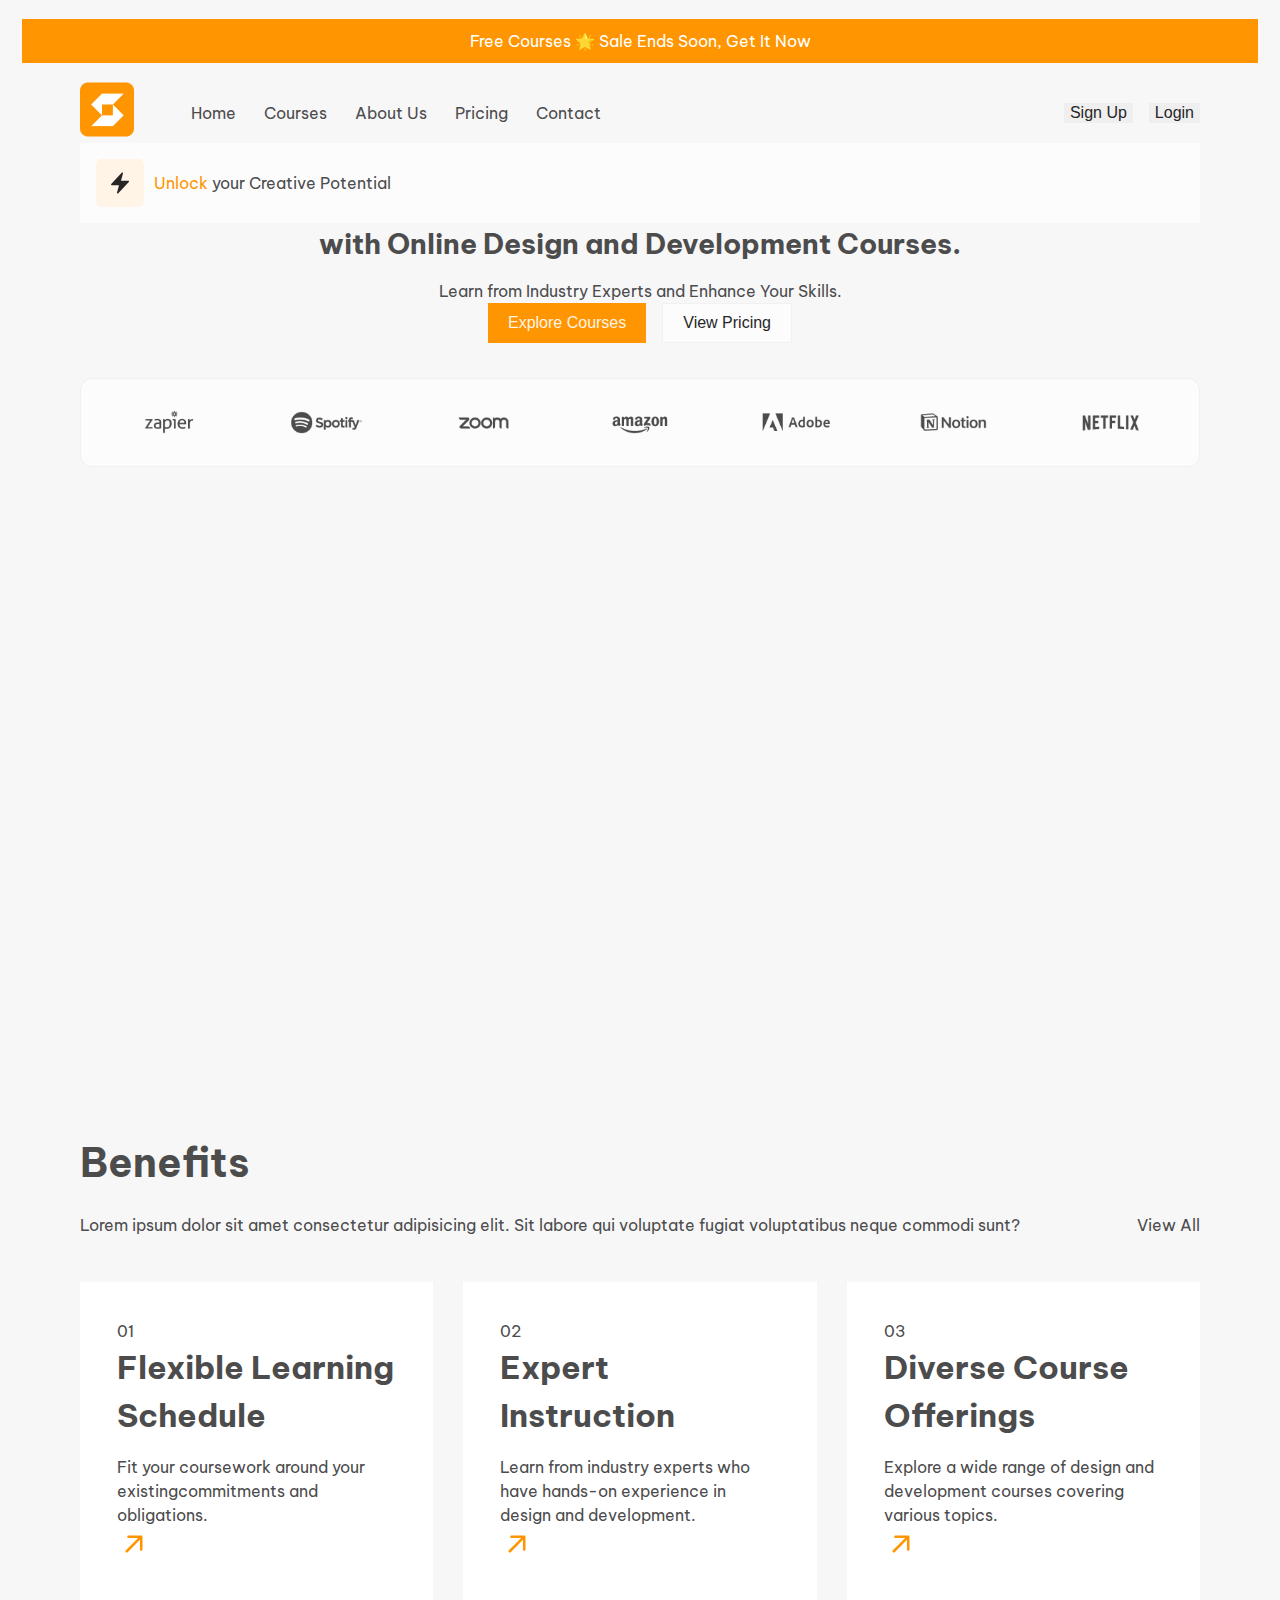
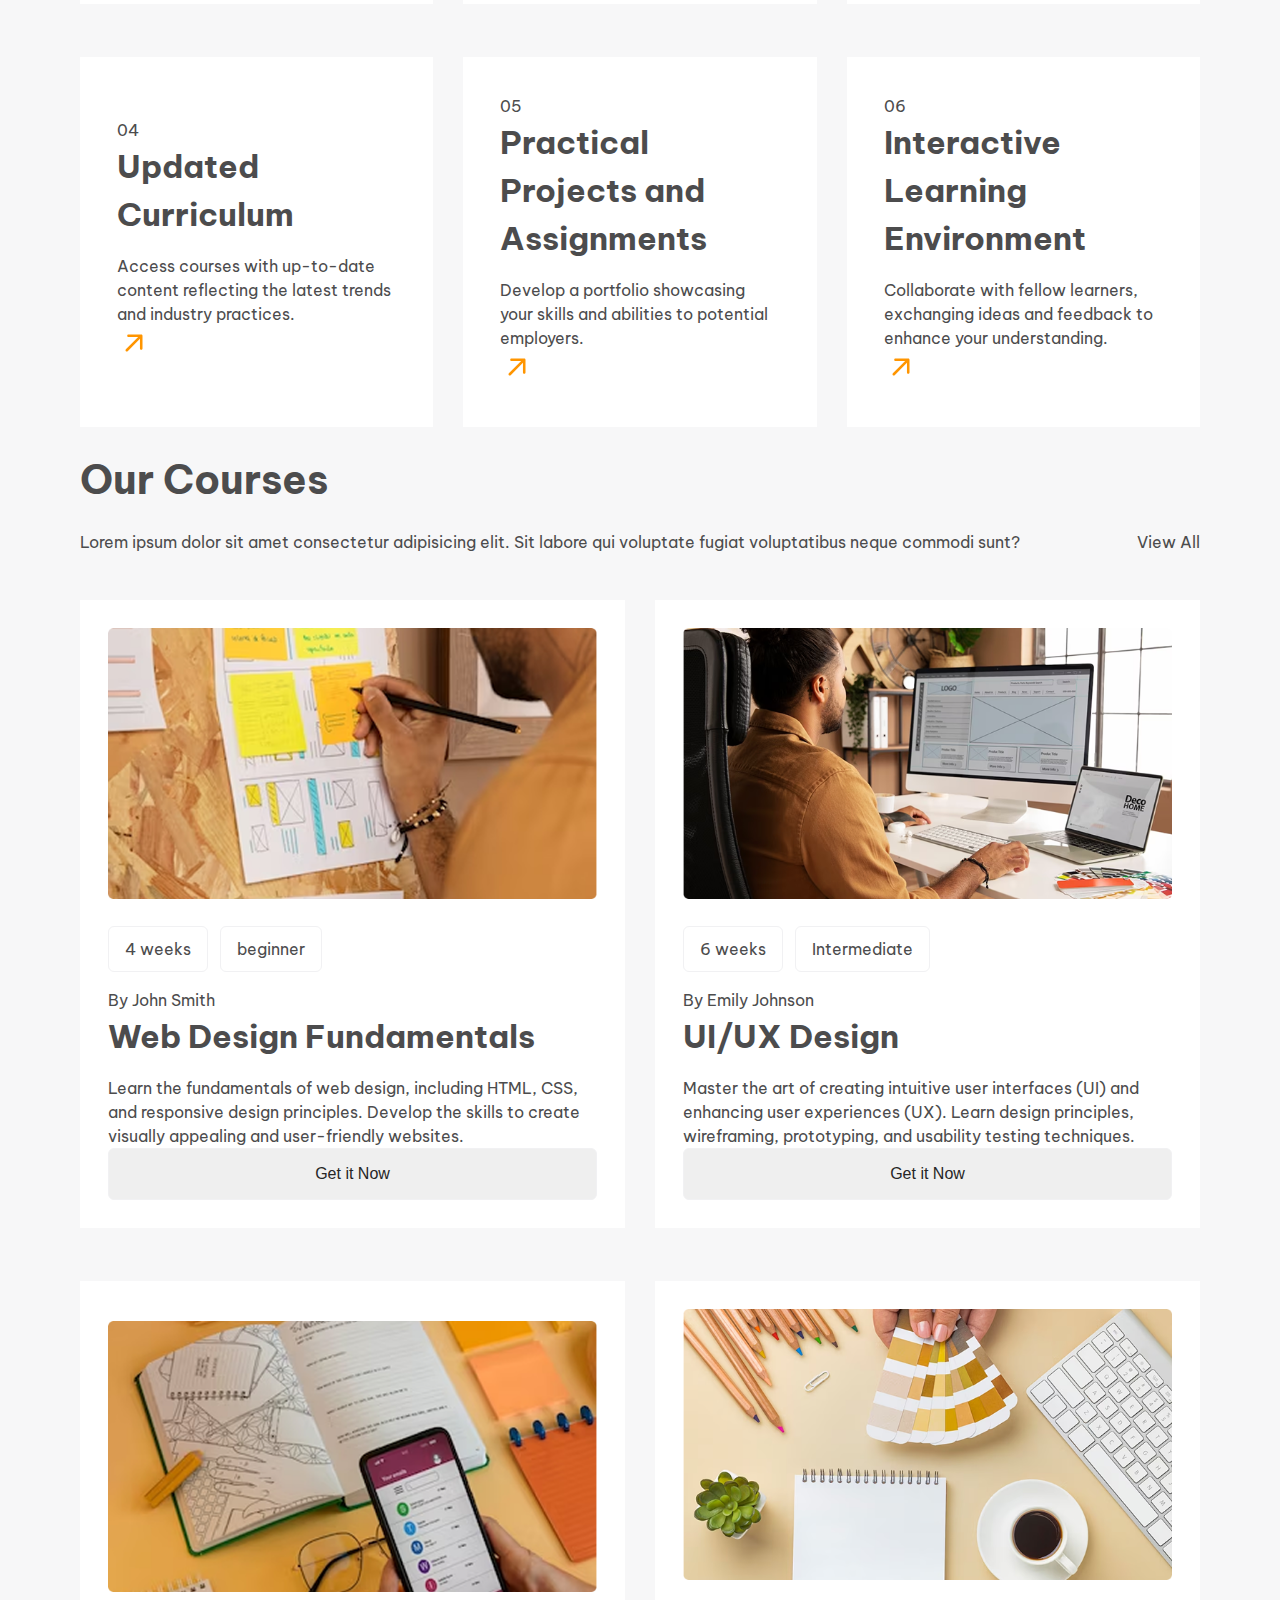
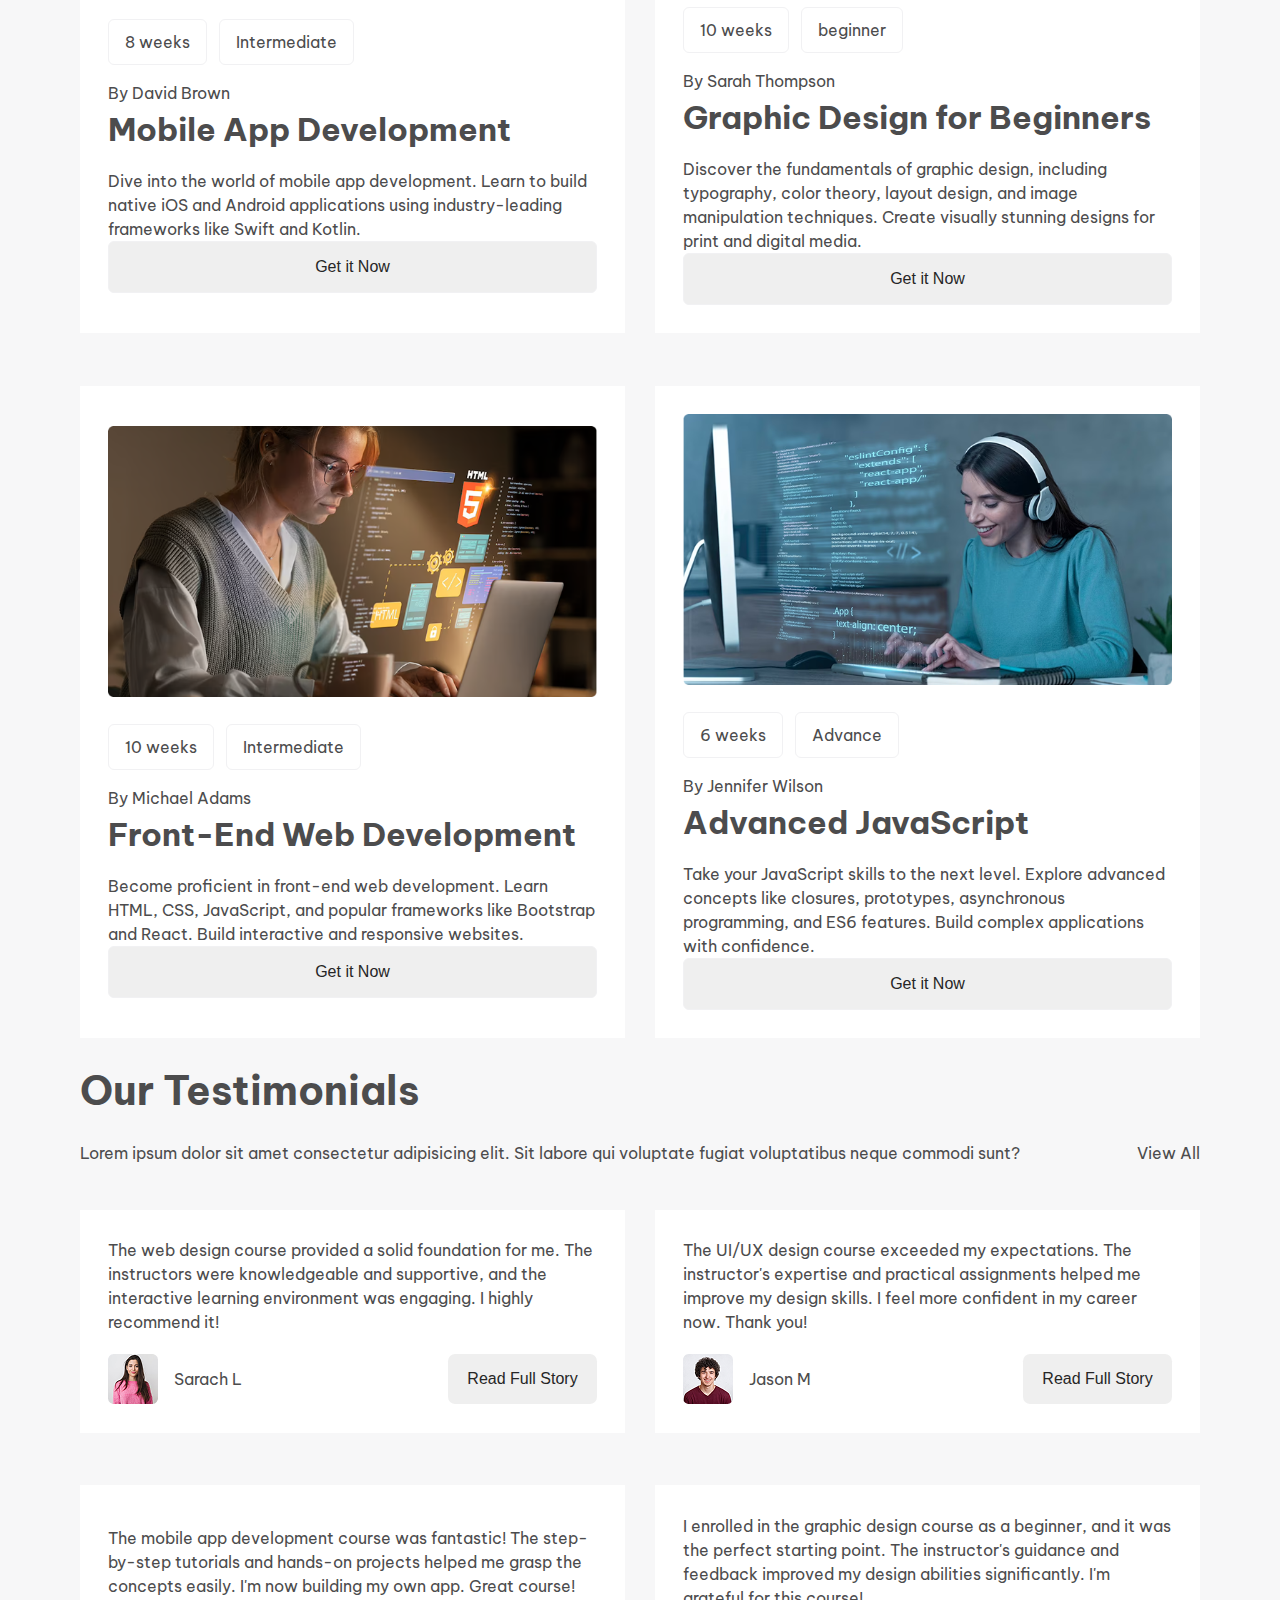
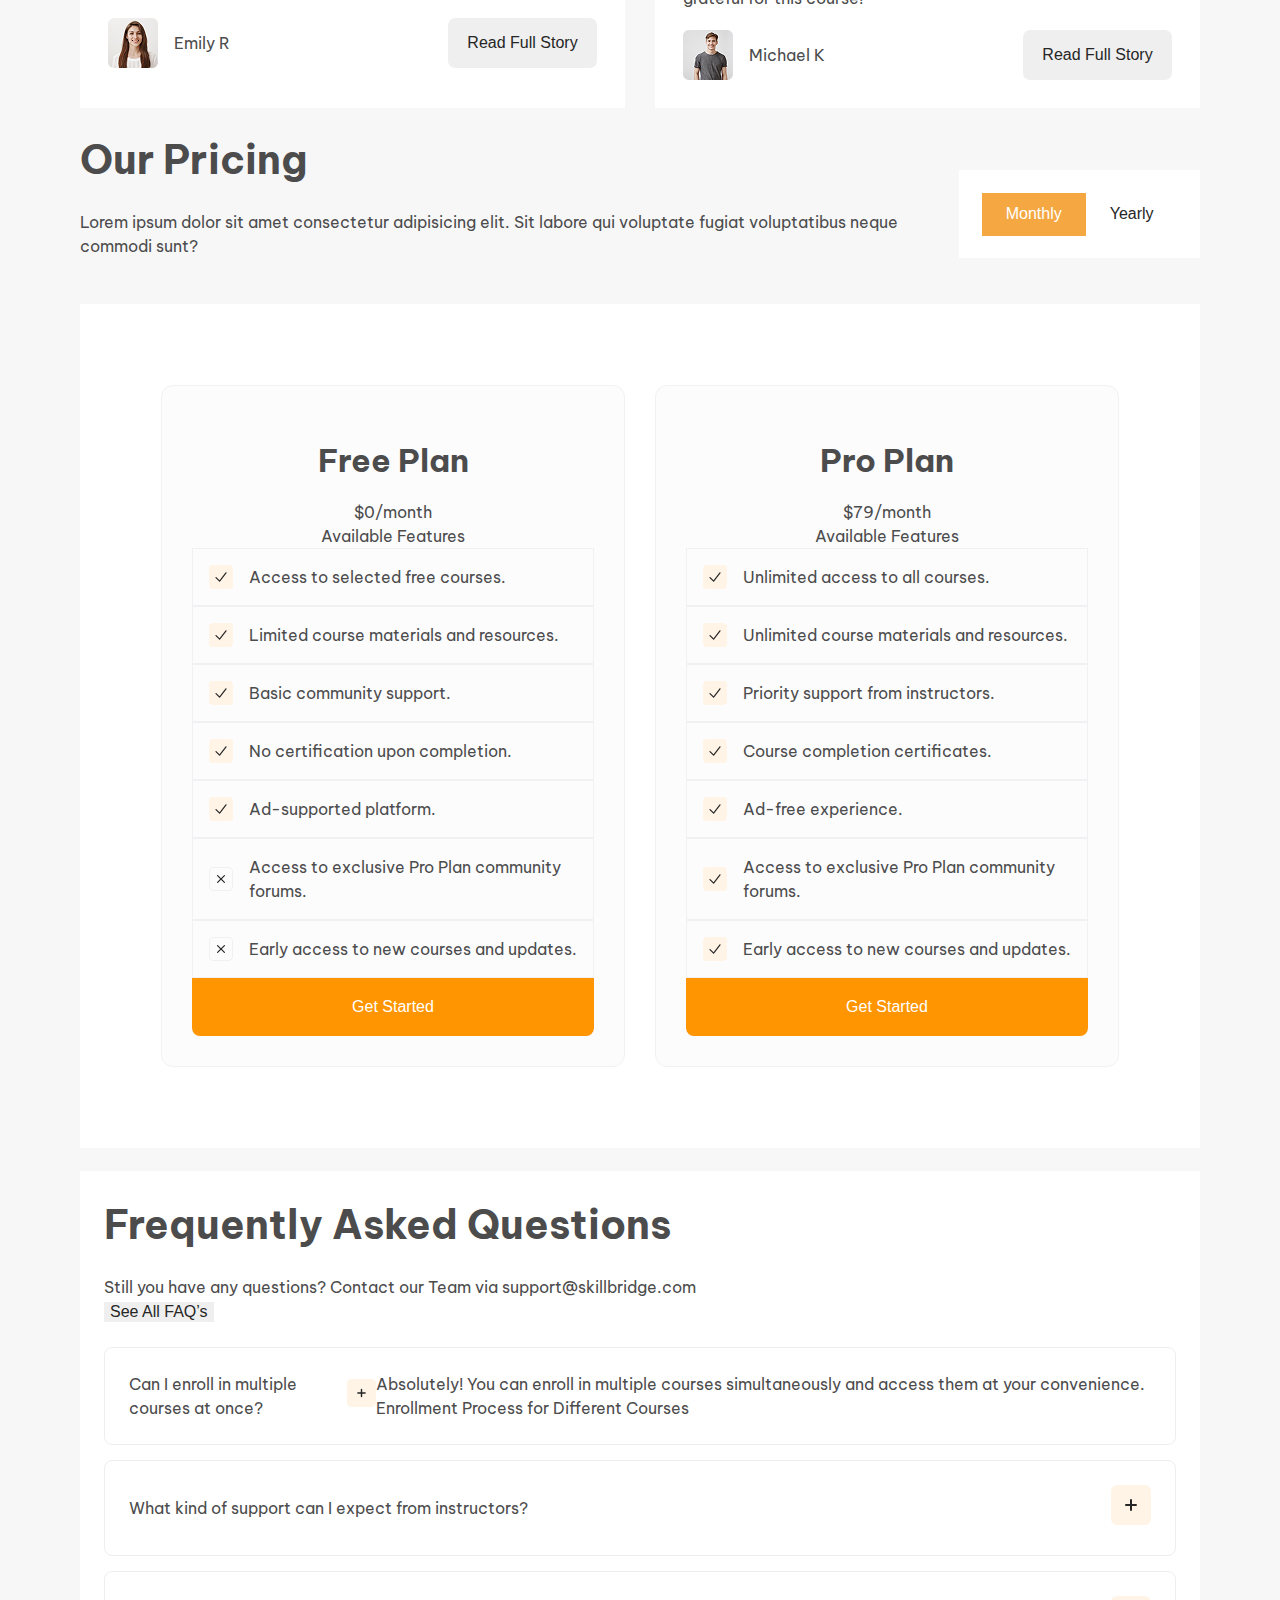
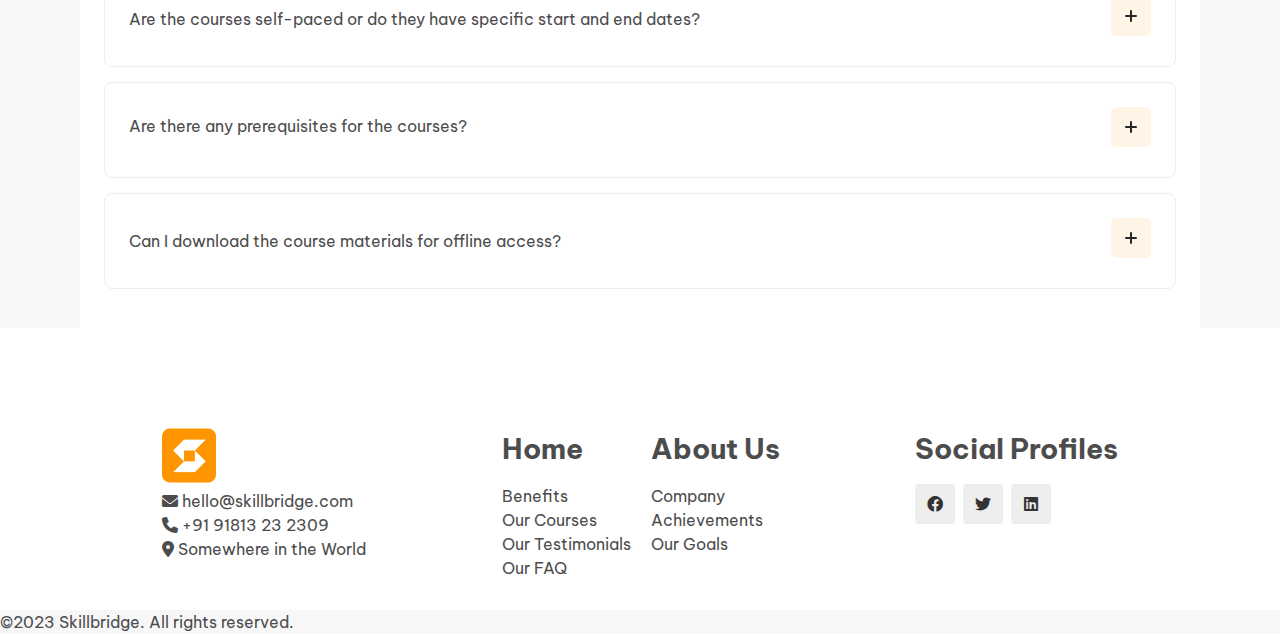
<file: index.html>
<!DOCTYPE html>
<html lang="en">
  <head>
    <meta charset="UTF-8" />
    <meta name="viewport" content="width=device-width, initial-scale=1.0" />
    <!-- css style link -->
    <link rel="stylesheet" href="./css/reset.css" />
    <link rel="stylesheet" href="./css/style.css" />
    <!-- google font link -->
    <link
      href="https://fonts.googleapis.com/css2?family=Be+Vietnam+Pro:wght@400;500;700&display=swap"
      rel="stylesheet"
    />
    <link
      href="https://cdnjs.cloudflare.com/ajax/libs/font-awesome/6.0.0/css/all.min.css"
      rel="stylesheet"
    />

    <title>Document</title>
  </head>

  <body>
    <div class="button-get-it">
      <a href="">Free Courses 🌟 Sale Ends Soon, Get It Now</a>
    </div>

    <div class="container">
      <header>
        <nav class="nav-bar">
          <div class="nav-logo">
            <a href=""><img src="./images/Logo.png" alt="home page logo" /></a>
          </div>

          <ul class="nav-bar-links">
            <li><a href="./index.html">Home</a></li>
            <li><a href="./courses.html">Courses</a></li>
            <li><a href="./about.html">About Us</a></li>
            <li><a href="#">Pricing</a></li>
            <li><a href="#">Contact</a></li>
          </ul>

          <div class="nav-bar-button">
            <button>Sign Up</button>
            <button>Login</button>
          </div>

          <!-- 汉堡按钮 -->
          <button class="nav-bar-hamburger" aria-label="Toggle navigation">
            <img src="./images/hamburger.svg" alt="" />
          </button>
        </nav>
      </header>

      <main>
        <!-- banner logo video  -->
        <section class="banner">
          <div class="banner-contant">
            <div class="banner-contant-unlock">
              <img
                src="./images/flash.svg"
                alt=""
                class="banner-contant-unlock-img"
              />

              <p>
                <span class="outcome-word">Unlock</span> your Creative Potential
              </p>
            </div>

            <h1 class="banner-contant-title">
              with Online Design and Development Courses.
            </h1>

            <p>Learn from Industry Experts and Enhance Your Skills.</p>

            <div class="banner-buttons">
              <button class="button-explore">Explore Courses</button>
              <button class="button-view">View Pricing</button>
            </div>
          </div>

          <div class="banner-logos">
            <img src="./images/Card.png" alt="" />
            <img src="./images/Card-1.png" alt="" />
            <img src="./images/Card-2.png" alt="" />
            <img src="./images/Card-3.png" alt="" />
            <img src="./images/Card-4.png" alt="" />
            <img src="./images/Card-5.png" alt="" />
            <img src="./images/Card-6.png" alt="" />
          </div>
          <div class="header-video">
            <iframe
              src="https://www.youtube.com/embed/ntE4-5gWFC4?si=iU77IYAoZm6jglb6"
              title="YouTube video player"
              frameborder="0"
              allow="accelerometer; autoplay; clipboard-write; encrypted-media; gyroscope; picture-in-picture; web-share"
              referrerpolicy="strict-origin-when-cross-origin"
              allowfullscreen
            ></iframe>
          </div>
        </section>

        <!-- Benefits part -->
        <section class="main-benefits">
          <div class="main-title">
            <div>
              <h2>Benefits</h2>
              <p>
                Lorem ipsum dolor sit amet consectetur adipisicing elit. Sit
                labore qui voluptate fugiat voluptatibus neque commodi sunt?
              </p>
            </div>
            <a href="">View All</a>
          </div>

          <div class="main-benefits-cards">
            <div class="card benefits-card benefits-card-01">
              <p>01</p>
              <h3>Flexible Learning Schedule</h3>
              <p>
                Fit your coursework around your existingcommitments and
                obligations.
              </p>
              <a href=""><img src="./images/Icon.svg" alt="" /></a>
            </div>

            <div class="card benefits-card benefits-card-02">
              <p>02</p>
              <h3>Expert Instruction</h3>
              <p>
                Learn from industry experts who have hands-on experience in
                design and development.
              </p>
              <a href=""><img src="./images/Icon.svg" alt="" /></a>
            </div>

            <div class="card benefits-card benefits-card-03">
              <p>03</p>
              <h3>Diverse Course Offerings</h3>
              <p>
                Explore a wide range of design and development courses covering
                various topics.
              </p>
              <a href=""><img src="./images/Icon.svg" alt="" /></a>
            </div>

            <div class="card benefits-card benefits-card-04">
              <p>04</p>
              <h3>Updated Curriculum</h3>
              <p>
                Access courses with up-to-date content reflecting the latest
                trends and industry practices.
              </p>
              <a href=""><img src="./images/Icon.svg" alt="" /></a>
            </div>

            <div class="card benefits-card benefits-card-05">
              <p>05</p>
              <h3>Practical Projects and Assignments</h3>
              <p>
                Develop a portfolio showcasing your skills and abilities to
                potential employers.
              </p>
              <a href=""><img src="./images/Icon.svg" alt="" /></a>
            </div>

            <div class="card benefits-card benefits-card-06">
              <p>06</p>
              <h3>Interactive Learning Environment</h3>
              <p>
                Collaborate with fellow learners, exchanging ideas and feedback
                to enhance your understanding.
              </p>
              <a href=""><img src="./images/Icon.svg" alt="" /></a>
            </div>
          </div>
        </section>

        <!-- our courses part-->
        <section class="main-courses">
          <div class="main-title">
            <div>
              <h2>Our Courses</h2>
              <p>
                Lorem ipsum dolor sit amet consectetur adipisicing elit. Sit
                labore qui voluptate fugiat voluptatibus neque commodi sunt?
              </p>
            </div>
            <a href="">View All</a>
          </div>

          <div class="main-courses-cards">
            <div class="card courses-card">
              <img src="./images/Image.png" alt="" />
              <div>
                <div class="courses-card-info">
                  <p>4 weeks</p>
                  <p>beginner</p>
                </div>
                <p>By John Smith</p>
              </div>

              <h3>Web Design Fundamentals</h3>
              <p>
                Learn the fundamentals of web design, including HTML, CSS, and
                responsive design principles. Develop the skills to create
                visually appealing and user-friendly websites.
              </p>
              <button class="courses-button">Get it Now</button>
            </div>

            <div class="card courses-card">
              <img src="./images/Image-1.png" alt="" />

              <div class="courses-card-info">
                <p>6 weeks</p>
                <p>Intermediate</p>
              </div>
              <p>By Emily Johnson</p>

              <h3>UI/UX Design</h3>
              <p>
                Master the art of creating intuitive user interfaces (UI) and
                enhancing user experiences (UX). Learn design principles,
                wireframing, prototyping, and usability testing techniques.
              </p>
              <button class="courses-button">Get it Now</button>
            </div>

            <div class="card courses-card">
              <img src="./images/Image-2.png" alt="" />
              <div class="courses-card-info">
                <p>8 weeks</p>
                <p>Intermediate</p>
              </div>
              <p>By David Brown</p>

              <h3>Mobile App Development</h3>
              <p>
                Dive into the world of mobile app development. Learn to build
                native iOS and Android applications using industry-leading
                frameworks like Swift and Kotlin.
              </p>
              <button class="courses-button">Get it Now</button>
            </div>

            <div class="card courses-card">
              <img src="./images/Image-3.png" alt="" />
              <div class="courses-card-info">
                <p>10 weeks</p>
                <p>beginner</p>
              </div>
              <p>By Sarah Thompson</p>

              <h3>Graphic Design for Beginners</h3>
              <p>
                Discover the fundamentals of graphic design, including
                typography, color theory, layout design, and image manipulation
                techniques. Create visually stunning designs for print and
                digital media.
              </p>
              <button class="courses-button">Get it Now</button>
            </div>

            <div class="card courses-card">
              <img src="./images/Image-4.png" alt="" />
              <div class="courses-card-info">
                <p>10 weeks</p>
                <p>Intermediate</p>
              </div>
              <p>By Michael Adams</p>

              <h3>Front-End Web Development</h3>
              <p>
                Become proficient in front-end web development. Learn HTML, CSS,
                JavaScript, and popular frameworks like Bootstrap and React.
                Build interactive and responsive websites.
              </p>
              <button class="courses-button">Get it Now</button>
            </div>

            <div class="card courses-card">
              <img src="./images/Image-5.png" alt="" />
              <div class="courses-card-info">
                <p>6 weeks</p>
                <p>Advance</p>
              </div>
              <p>By Jennifer Wilson</p>

              <h3>Advanced JavaScript</h3>
              <p>
                Take your JavaScript skills to the next level. Explore advanced
                concepts like closures, prototypes, asynchronous programming,
                and ES6 features. Build complex applications with confidence.
              </p>
              <button class="courses-button">Get it Now</button>
            </div>
          </div>
        </section>

        <!-- Our Testimonials -->
        <section class="main-testimonials">
          <div class="main-title">
            <div>
              <h2>Our Testimonials</h2>
              <p>
                Lorem ipsum dolor sit amet consectetur adipisicing elit. Sit
                labore qui voluptate fugiat voluptatibus neque commodi sunt?
              </p>
            </div>
            <a href="">View All</a>
          </div>

          <div class="main-testimonials-cards">
            <div class="card testimonials-card">
              <p>
                The web design course provided a solid foundation for me. The
                instructors were knowledgeable and supportive, and the
                interactive learning environment was engaging. I highly
                recommend it!
              </p>
              <div class="testimonials-card-author">
                <div class="author-info">
                  <img src="./images/Sarah.png" alt="" />
                  <p>Sarach L</p>
                </div>
                <button class="author-read-story">Read Full Story</button>
              </div>
            </div>

            <div class="card testimonials-card">
              <p>
                The UI/UX design course exceeded my expectations. The
                instructor's expertise and practical assignments helped me
                improve my design skills. I feel more confident in my career
                now. Thank you!
              </p>
              <div class="testimonials-card-author">
                <div class="author-info">
                  <img src="./images/Jason.png" alt="" />
                  <p>Jason M</p>
                </div>
                <button class="author-read-story">Read Full Story</button>
              </div>
            </div>

            <div class="card testimonials-card">
              <p>
                The mobile app development course was fantastic! The
                step-by-step tutorials and hands-on projects helped me grasp the
                concepts easily. I'm now building my own app. Great course!
              </p>
              <div class="testimonials-card-author">
                <div class="author-info">
                  <img src="./images/Emily.png" alt="" />
                  <p>Emily R</p>
                </div>
                <button class="author-read-story">Read Full Story</button>
              </div>
            </div>

            <div class="card testimonials-card">
              <p>
                I enrolled in the graphic design course as a beginner, and it
                was the perfect starting point. The instructor's guidance and
                feedback improved my design abilities significantly. I'm
                grateful for this course!
              </p>
              <div class="testimonials-card-author">
                <div class="author-info">
                  <img src="./images/Michael.png" alt="" />
                  <p>Michael K</p>
                </div>
                <button class="author-read-story">Read Full Story</button>
              </div>
            </div>
          </div>
        </section>

        <!-- Our Pricing -->
        <section class="main-pricing">
          <div class="main-title">
            <div>
              <h2>Our Pricing</h2>
              <p>
                Lorem ipsum dolor sit amet consectetur adipisicing elit. Sit
                labore qui voluptate fugiat voluptatibus neque commodi sunt?
              </p>
            </div>
            <div class="pricing-toggle">
              <button class="toggle-btn active">Monthly</button>
              <button class="toggle-btn">Yearly</button>
            </div>
          </div>

          <div class="card main-pricing-cards">
            <div class="pricing-card">
              <h3>Free Plan</h3>
              <p>$0/month</p>
              <p>Available Features</p>
              <ul class="pricing-card-lists">
                <div class="card-list">
                  <img src="./images/icon-yes.svg" alt="" />
                  <li>Access to selected free courses.</li>
                </div>
                <div class="card-list">
                  <img src="./images/icon-yes.svg" alt="" />
                  <li>Limited course materials and resources.</li>
                </div>

                <div class="card-list">
                  <img src="./images/icon-yes.svg" alt="" />
                  <li>Basic community support.</li>
                </div>

                <div class="card-list">
                  <img src="./images/icon-yes.svg" alt="" />
                  <li>No certification upon completion.</li>
                </div>

                <div class="card-list">
                  <img src="./images/icon-yes.svg" alt="" />
                  <li>Ad-supported platform.</li>
                </div>
                <div class="card-list">
                  <img src="./images/icon-no.svg" alt="" />
                  <li>Access to exclusive Pro Plan community forums.</li>
                </div>
                <div class="card-list">
                  <img src="./images/icon-no.svg" alt="" />
                  <li>Early access to new courses and updates.</li>
                </div>
              </ul>
              <button class="card-btn">Get Started</button>
            </div>

            <div class="pricing-card">
              <h3>Pro Plan</h3>
              <p>$79/month</p>
              <p>Available Features</p>
              <ul>
                <div class="card-list">
                  <img src="./images/icon-yes.svg" alt="" />
                  <li>Unlimited access to all courses.</li>
                </div>
                <div class="card-list">
                  <img src="./images/icon-yes.svg" alt="" />
                  <li>Unlimited course materials and resources.</li>
                </div>
                <div class="card-list">
                  <img src="./images/icon-yes.svg" alt="" />
                  <li>Priority support from instructors.</li>
                </div>
                <div class="card-list">
                  <img src="./images/icon-yes.svg" alt="" />
                  <li>Course completion certificates.</li>
                </div>
                <div class="card-list">
                  <img src="./images/icon-yes.svg" alt="" />
                  <li>Ad-free experience.</li>
                </div>
                <div class="card-list">
                  <img src="./images/icon-yes.svg" alt="" />
                  <li>Access to exclusive Pro Plan community forums.</li>
                </div>
                <div class="card-list">
                  <img src="./images/icon-yes.svg" alt="" />
                  <li>Early access to new courses and updates.</li>
                </div>
              </ul>
              <button class="card-btn">Get Started</button>
            </div>
          </div>
        </section>

        <section class="main-faq">
          <div>
            <h2>Frequently Asked Questions</h2>
            <p>
              Still you have any questions? Contact our Team via
              support@skillbridge.com
            </p>
            <button>See All FAQ’s</button>
          </div>

          <div class="home-faq-container">
            <dl>
              <div class="home-faq-item">
                <dt class="faq-question">
                  Can I enroll in multiple courses at once?
                </dt>
                <a href="">
                  <img src="./images/Button-open.svg" alt="" />
                </a>

                <dd>
                  Absolutely! You can enroll in multiple courses simultaneously
                  and access them at your convenience.
                  <a href="">Enrollment Process for Different Courses</a>
                </dd>
              </div>

              <div class="home-faq-item">
                <dt class="faq-question">
                  What kind of support can I expect from instructors?
                </dt>
                <a href="">
                  <img src="./images/Button-open.svg" alt="" />
                </a>
              </div>

              <div class="home-faq-item">
                <dt class="faq-question">
                  Are the courses self-paced or do they have specific start and
                  end dates?
                </dt>
                <a href="">
                  <img src="./images/Button-open.svg" alt="" />
                </a>
              </div>

              <div class="home-faq-item">
                <dt lass="faq-question">
                  Are there any prerequisites for the courses?
                  <button class="toggle-btn"></button>
                </dt>
                <a href="">
                  <img src="./images/Button-open.svg" alt="" />
                </a>
              </div>

              <div class="home-faq-item">
                <dt lass="faq-question">
                  Can I download the course materials for offline access?
                </dt>
                <a href="">
                  <img src="./images/Button-open.svg" alt="" />
                </a>
              </div>
            </dl>
          </div>
        </section>
      </main>
    </div>

    <footer>
      <!-- contact info -->
      <div class="footer-contant">
        <div class="footer-address">
          <img src="./images/Logo.png" alt="" />
          <address>
            <p>
              <i class="fas fa-envelope"></i>
              <a href="mailto:hello@skillbridge.com">hello@skillbridge.com</a>
            </p>
            <p>
              <i class="fas fa-phone"></i>
              <a href="tel:+9191813232309">+91 91813 23 2309</a>
            </p>
            <p><i class="fas fa-map-marker-alt"></i> Somewhere in the World</p>
          </address>
        </div>

        <!-- links -->
        <div class="footer-links">
          <div>
            <h4>Home</h4>
            <ul>
              <li><a href="">Benefits</a></li>
              <li><a href="">Our Courses</a></li>
              <li><a href="">Our Testimonials</a></li>
              <li><a href="">Our FAQ</a></li>
            </ul>
          </div>

          <div>
            <h4>About Us</h4>
            <ul>
              <li><a href="">Company</a></li>
              <li><a href="">Achievements</a></li>
              <li><a href="">Our Goals</a></li>
            </ul>
          </div>
        </div>

        <!-- social media -->
        <div>
          <h4>Social Profiles</h4>
          <div class="social-icons">
            <a href="#"><i class="fa-brands fa-facebook"></i></a>
            <a href="#"><i class="fa-brands fa-twitter"></i></a>
            <a href="#"><i class="fa-brands fa-linkedin"></i></a>
          </div>
        </div>
      </div>
      <p>&copy;2023 Skillbridge. All rights reserved.</p>
    </footer>
  </body>
</html>
</file>
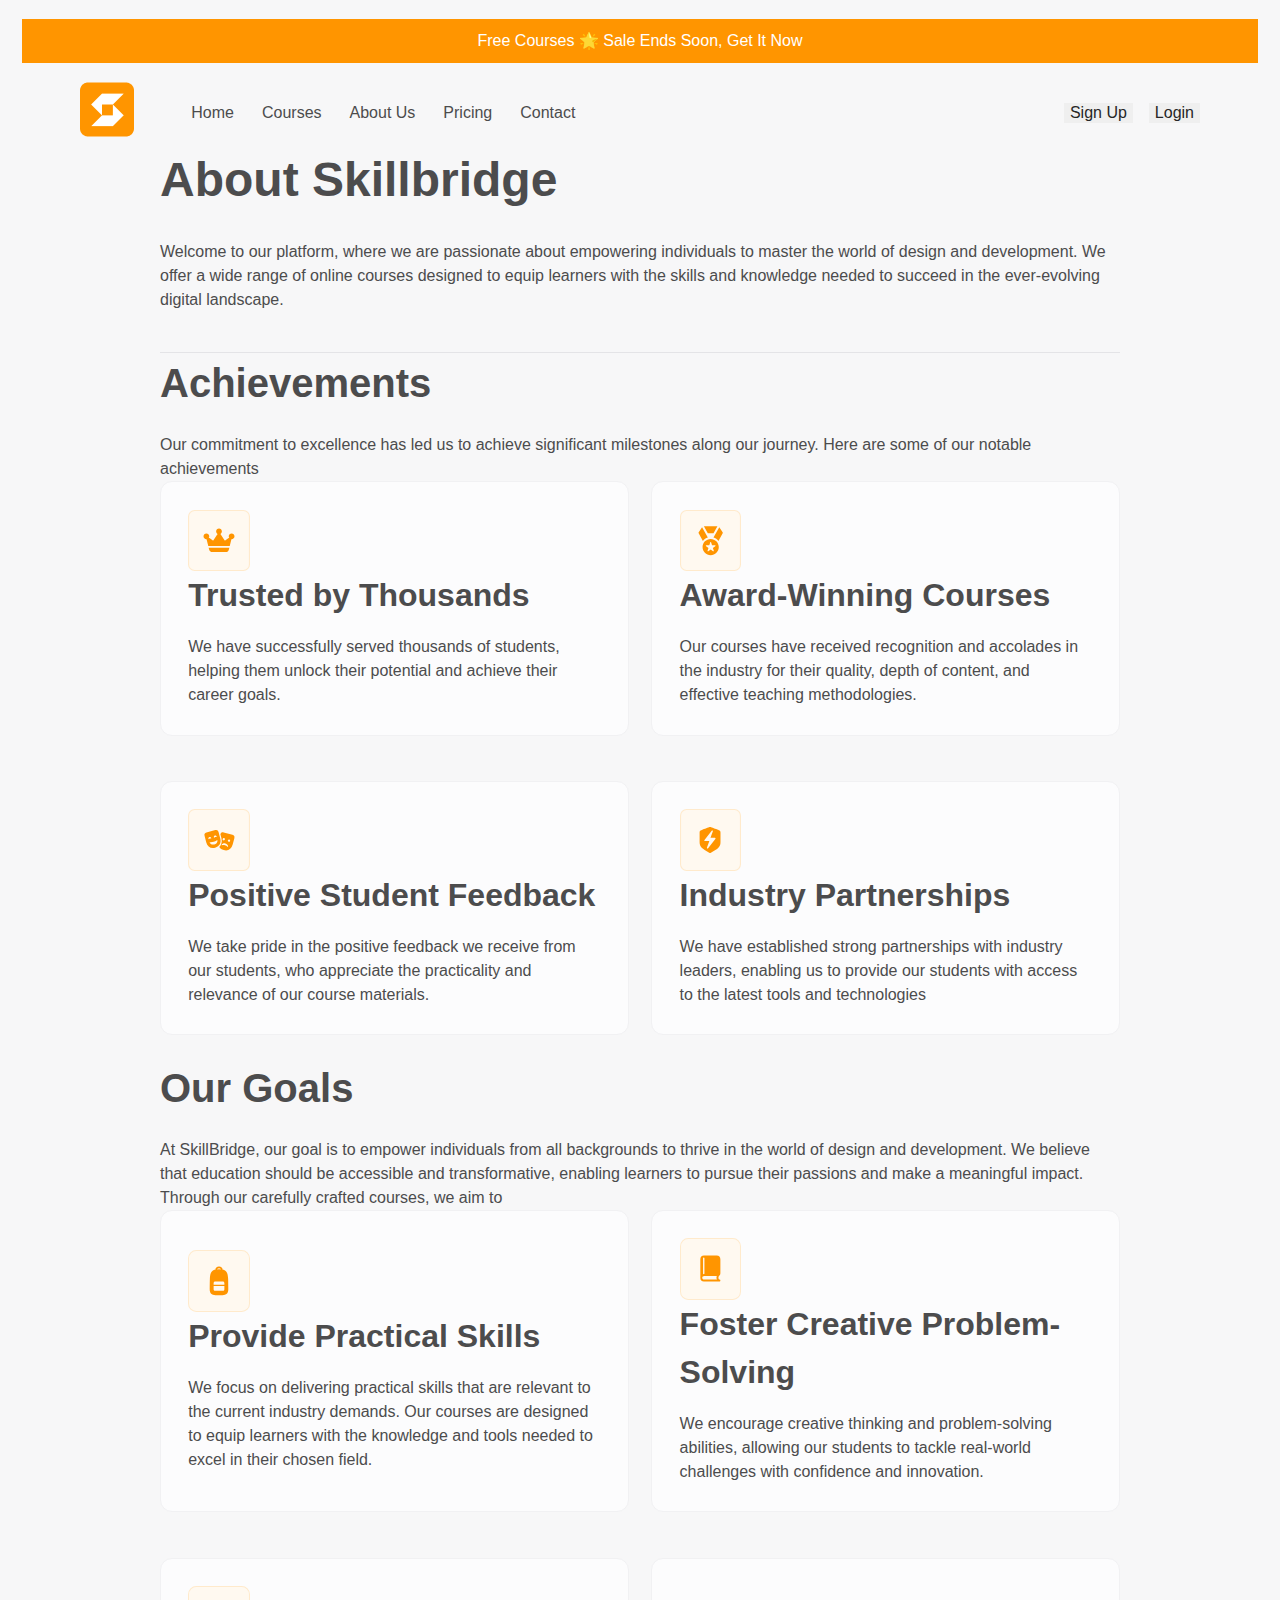
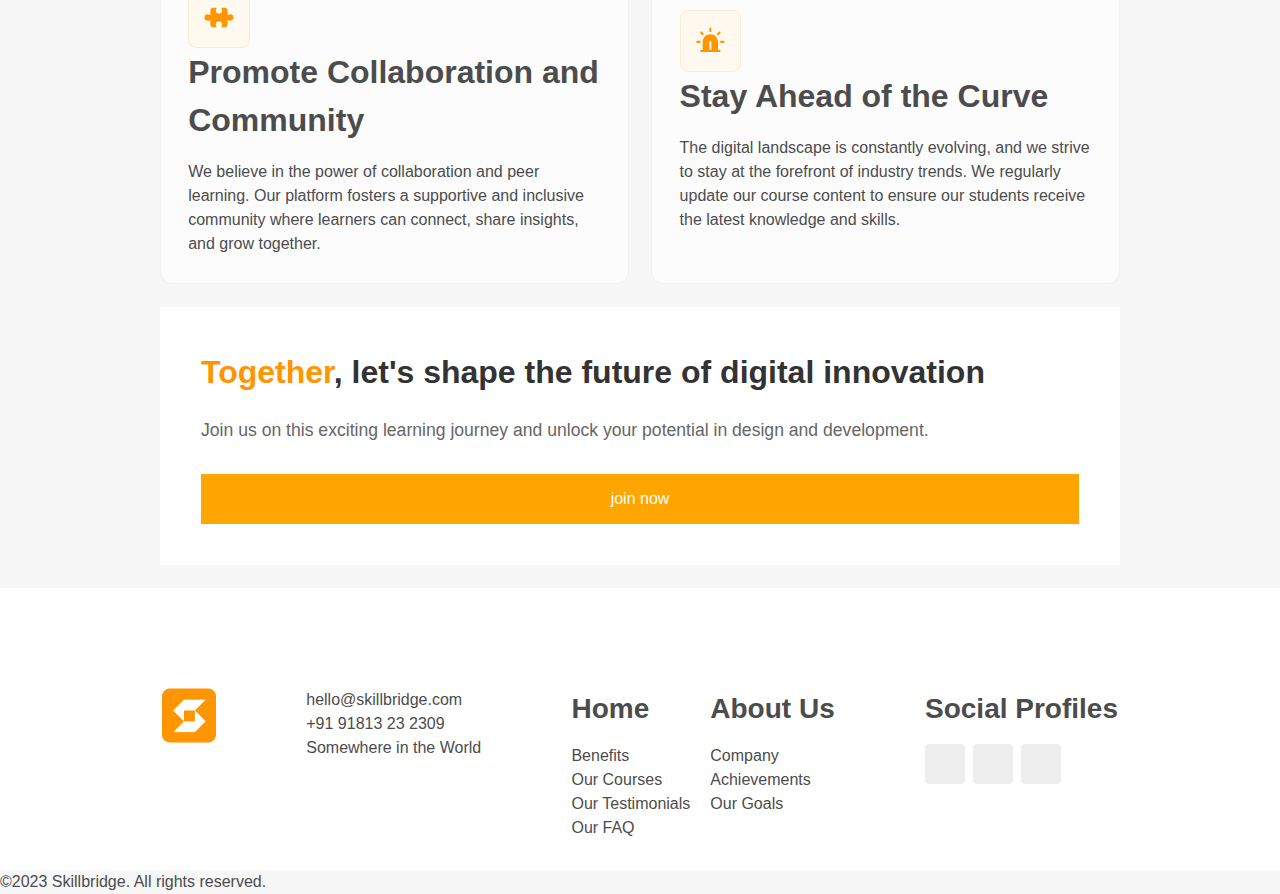
<file: about.html>
<!DOCTYPE html>
<html lang="en">
  <head>
    <meta charset="UTF-8" />
    <meta name="viewport" content="width=device-width, initial-scale=1.0" />
    <link rel="stylesheet" href="./css/reset.css" />
    <link rel="stylesheet" href="./css/style.css" />
    <title>About - SkillBridge</title>
  </head>

  <body>
    <div class="button-get-it">
      <a href="">Free Courses 🌟 Sale Ends Soon, Get It Now</a>
    </div>
    <div class="container">
      <header>
        <nav class="nav-bar">
          <div class="nav-logo">
            <a href=""><img src="./images/Logo.png" alt="home page logo" /></a>
          </div>

          <ul class="nav-bar-links">
            <li><a href="./index.html">Home</a></li>
            <li><a href="./courses.html">Courses</a></li>
            <li><a href="./about.html">About Us</a></li>
            <li><a href="#">Pricing</a></li>
            <li><a href="#">Contact</a></li>
          </ul>

          <div class="nav-bar-button">
            <button>Sign Up</button>
            <button>Login</button>
          </div>

          <!-- 汉堡按钮 -->
          <button class="nav-bar-hamburger" aria-label="Toggle navigation">
            <img src="./images/hamburger.svg" alt="" />
          </button>
        </nav>
      </header>

      <mian>
        <div class="container">
          <section class="about-banner">
            <div class="about-banner-content">
              <h1>About Skillbridge</h1>
              <p>
                Welcome to our platform, where we are passionate about
                empowering individuals to master the world of design and
                development. We offer a wide range of online courses designed to
                equip learners with the skills and knowledge needed to succeed
                in the ever-evolving digital landscape.
              </p>
            </div>
          </section>

          <section class="about-achievements">
            <h2>Achievements</h2>
            <p>
              Our commitment to excellence has led us to achieve significant
              milestones along our journey. Here are some of our notable
              achievements
            </p>

            <div class="about-achievements-container">
              <div class="about-achievement-card card">
                <img src="./images/about page/Icon Container.svg" alt="" />
                <h3>Trusted by Thousands</h3>
                <p>
                  We have successfully served thousands of students, helping
                  them unlock their potential and achieve their career goals.
                </p>
              </div>

              <div class="about-achievement-card card">
                <img src="./images/about page/Icon Container-1.svg" alt="" />
                <h3>Award-Winning Courses</h3>
                <p>
                  Our courses have received recognition and accolades in the
                  industry for their quality, depth of content, and effective
                  teaching methodologies.
                </p>
              </div>

              <div class="about-achievement-card card">
                <img src="./images/about page/Icon Container-2.svg" alt="" />
                <h3>Positive Student Feedback</h3>
                <p>
                  We take pride in the positive feedback we receive from our
                  students, who appreciate the practicality and relevance of our
                  course materials.
                </p>
              </div>

              <div class="about-achievement-card card">
                <img src="./images/about page/Icon Container-3.svg" alt="" />
                <h3>Industry Partnerships</h3>
                <p>
                  We have established strong partnerships with industry leaders,
                  enabling us to provide our students with access to the latest
                  tools and technologies
                </p>
              </div>
            </div>
          </section>

          <section class="about-goals">
            <h2>Our Goals</h2>
            <p>
              At SkillBridge, our goal is to empower individuals from all
              backgrounds to thrive in the world of design and development. We
              believe that education should be accessible and transformative,
              enabling learners to pursue their passions and make a meaningful
              impact. Through our carefully crafted courses, we aim to
            </p>

            <div class="about-goals-container">
              <div class="about-goals-card card">
                <img src="./images/about page/Icon Container-4.svg" alt="" />
                <h3>Provide Practical Skills</h3>
                <p>
                  We focus on delivering practical skills that are relevant to
                  the current industry demands. Our courses are designed to
                  equip learners with the knowledge and tools needed to excel in
                  their chosen field.
                </p>
              </div>

              <div class="about-goals-card card">
                <img src="./images/about page/Icon Container-5.svg" alt="" />
                <h3>Foster Creative Problem-Solving</h3>
                <p>
                  We encourage creative thinking and problem-solving abilities,
                  allowing our students to tackle real-world challenges with
                  confidence and innovation.
                </p>
              </div>

              <div class="about-goals-card card">
                <img src="./images/about page/Icon Container-6.svg" alt="" />
                <h3>Promote Collaboration and Community</h3>
                <p>
                  We believe in the power of collaboration and peer learning.
                  Our platform fosters a supportive and inclusive community
                  where learners can connect, share insights, and grow together.
                </p>
              </div>

              <div class="about-goals-card card">
                <img src="./images/about page/Icon Container-7.svg" alt="" />
                <h3>Stay Ahead of the Curve</h3>
                <p>
                  The digital landscape is constantly evolving, and we strive to
                  stay at the forefront of industry trends. We regularly update
                  our course content to ensure our students receive the latest
                  knowledge and skills.
                </p>
              </div>
            </div>
          </section>

          <div class="about-banner-second card">
            <h1>
              <span class="outcome-word">Together</span>, let's shape the future
              of digital innovation
            </h1>
            <p>
              Join us on this exciting learning journey and unlock your
              potential in design and development.
            </p>
            <button>join now</button>
          </div>
        </div>
      </mian>
    </div>
    <footer>
      <!-- contact info -->
      <div class="footer-contant">
        <img src="./images/Logo.png" alt="" />
        <address>
          <p>
            <i class="fas fa-envelope"></i>
            <a href="mailto:hello@skillbridge.com">hello@skillbridge.com</a>
          </p>
          <p>
            <i class="fas fa-phone"></i>
            <a href="tel:+9191813232309">+91 91813 23 2309</a>
          </p>
          <p><i class="fas fa-map-marker-alt"></i> Somewhere in the World</p>
        </address>

        <!-- links -->
        <div class="footer-links">
          <div>
            <h4>Home</h4>
            <ul>
              <li><a href="">Benefits</a></li>
              <li><a href="">Our Courses</a></li>
              <li><a href="">Our Testimonials</a></li>
              <li><a href="">Our FAQ</a></li>
            </ul>
          </div>

          <div>
            <h4>About Us</h4>
            <ul>
              <li><a href="">Company</a></li>
              <li><a href="">Achievements</a></li>
              <li><a href="">Our Goals</a></li>
            </ul>
          </div>
        </div>

        <!-- social media -->
        <div>
          <h4>Social Profiles</h4>
          <div class="social-icons">
            <a href="#"><i class="fa-brands fa-facebook"></i></a>
            <a href="#"><i class="fa-brands fa-twitter"></i></a>
            <a href="#"><i class="fa-brands fa-linkedin"></i></a>
          </div>
        </div>
      </div>
      <p>&copy;2023 Skillbridge. All rights reserved.</p>
    </footer>
  </body>
</html>
</file>
<file: css/style.css>
/* 颜色模版样式 design style */
:root {
  /* main color */
  --primary-color: #ff9500;
  --secondary-color: #fff4e5;

  /* text color */
  --text-color-primary: #262626;
  --text-color-dark: #333333;
  --text-color-normal: #4c4c4d;
  --text-color-small: #59595a;

  /* other colors */
  --background-color: #f7f7f8;
  --line-button-color: #f1f1f3;
  --White-95: #f1f1f3;
  --White-99: #fcfcfd;
  --Absolute-White: #fff;
  --Orange-90: #ffeacc;

  /* font family */
  --font-family: "Be Vietnam Pro", sans-serif;

  /* gap and space */
  --space-lg: 30px;
  --space-md: 20px;
  --phone-margin: 16px; /* 手机端边距 */
  --loptop-margin: 80px; /* 平板端边距 */
  --web-margin: 162px; /* 桌面端边距 */

  --border-radius-lg: 12px;
  --border-radius-md: 8px;
  --border-radius-sm: 6px;
}

/* 第二步：通用样式 Global Styles */
html {
  font-size: 14px;
  box-sizing: border-box;
}

*,
*:after,
*:before {
  box-sizing: inherit;
}

body {
  font-family: var(--font-family);
  color: var(--text-color-normal);
  line-height: 1.5;
  background-color: var(--background-color);
}

h1,
h2,
h3,
h4 {
  font-family: var(--font-family);
  font-weight: bold;
  /* margin-top: 1.5em; */
  margin-bottom: 0.5em;
}

h1 {
  font-size: clamp(2rem, 5vw, 3rem); /* 32px - 48px */
}

h2 {
  font-size: clamp(1.75rem, 4.5vw, 2.5rem); /* 28px - 40px */
}

h3 {
  font-size: clamp(1.5rem, 4vw, 2rem); /* 24px - 32px */
}

h4 {
  font-size: clamp(1.25rem, 3.5vw, 1.75rem); /* 20px - 28px */
}

img {
  max-width: 100%;
  height: auto;
  /* object-fit: cover; s  */
}
a {
  color: inherit; /* 继承父元素颜色 */
  text-decoration: none; /* 去掉下划线 */
}

/* 第三步：整体页面布局 web page layout（header main footer container） */
.container {
  background: var(--background-color);
  max-width: 358px; /* 设计稿的手机宽度 */
  padding: 0 var(--phone-margin);
  margin: 0 auto;
}

/* footer style */
.footer-contant {
  margin: 0 auto;
  display: flex;
  flex-direction: column;
  /* justify-content: space-between; */
  align-items: flex-start;
  /* gap: 50px; */
  background: var(--Absolute-White, #fff);
  padding: 3.58rem 1.4rem 1.7rem 1.4rem;
}

.footer-links {
  display: flex;
  flex-direction: row;
  gap: 20px;
}

.social-icons {
  display: flex;
}

.social-icons a {
  display: flex;
  justify-content: center;
  align-items: center;
  width: 40px;
  height: 40px;
  background-color: #eee;
  border-radius: 10%;
  margin-right: 0.5rem;
  text-decoration: none;
  color: #333;
}

/* 第四步：组件样式 Component Styles（card butto form）*/
.card {
  display: flex;
  width: 100%; /* 占满 Grid 容器的列宽 */
  flex-direction: column;
  /* padding: 50px; */
  border: 1px solid var(--White-95, #f1f1f3);
  border-radius: var(--border-ridius-lg);
  background-color: var(--White-99, #fcfcfd);
  justify-content: center;
  margin-bottom: 1.425rem;
}

button {
  display: inline-block;
  font-size: 1rem;
  font-weight: medium;
  color: var(--text-color-primary);
  border-radius: var(--border-ridius-md);
  border: none;
  cursor: pointer;
}

button:focus,
a:focus {
  outline: 2px solid var(--primary-color);
  outline-offset: 2px;
}

form {
  display: flex;
  flex-direction: column;
  gap: 20px;
}

.main-title {
  display: flex;
  flex-direction: column;
  /* justify-content: space-between;
  align-items: flex-end; */
  margin-bottom: 2.85rem;
}

.outcome-word {
  color: var(--primary-color);
} /* banner里面的重点字体 */

.button-get-it {
  display: flex;
  padding: 10px 20px;
  background-color: var(--primary-color);
  color: var(--Absolute-White);
  align-items: center;
  justify-content: center;
  margin: 1.2rem 1.4rem;
  border-radius: var(--border-ridius-sm);
}

/* animation of button */
button,
.button-get-it,
.button-explore,
.button-view,
.toggle-btn,
.card-btn {
  transition: transform 0.3s ease-in-out; /* 添加过渡动画 */
}

button:hover,
.button-get-it:hover,
.button-explore:hover,
.button-view:hover,
.toggle-btn:hover,
.card-btn:hover {
  transform: scale(1.1); /* 鼠标悬停时放大 10% */
}

/* ainimation of card */
.card {
  transition: all 0.3s ease-in-out;
  border: 1px solid transparent; /* 默认无边框 */
  background-color: #fff; /* 默认背景色 */
  box-shadow: none; /* 默认无阴影 */
}

.card:hover {
  border: 1px solid var(--primary-color); /* 悬停时边框变蓝 */
  background-color: #f8f9fa; /* 悬停时背景变浅 */
  box-shadow: 0px 4px 10px rgba(0, 0, 0, 0.2); /* 悬停时增加阴影 */
  transform: translateY(-3px); /* 悬停时稍微上移 */
}

/* 第五步：页面样式 Page Styles（home about contact）*/

/* nav style */
.nav-bar {
  display: flex;
  justify-content: space-between;
  align-items: center; /* 垂直居中对齐 */
  justify-content: center;
  gap: 1rem;
}

.nav-bar-links {
  display: none;
  flex-direction: column;
  gap: 1rem;
}

.nav-bar-button {
  display: flex;
  margin-left: auto;
  gap: 1rem;
}

/* banner style */
.banner-contant {
  display: flex;
  flex-direction: column;
  justify-content: center;
  align-items: center;
  margin-bottom: 2.15rem;
}

.banner-contant-unlock {
  display: flex;
  flex-direction: row;
  align-items: center;
  background-color: var(--White-99, #fcfcfd);
  border-radius: var(--border-ridius-sm);
  padding: 1rem;
  gap: 10px;
  align-self: stretch;
  flex-wrap: wrap;
}

.banner-unlock p {
  font-size: 16px;
  font-style: normal;
  /* font-weight: SemiBold 600; */
}

.banner-contant-title {
  font-size: 1.75rem;
  /* font-weight: 500; */
}

/* banner button */
.banner-buttons {
  display: flex;
  gap: 1rem;
}

.button-explore {
  padding: 10px 20px;
  background-color: var(--primary-color);
  color: var(--secondary-color);
  border-radius: var(--border0ridius-sm);
}
.button-view {
  padding: 10px 20px;
  background-color: var(--White-99, #fcfcfd);
  color: var(--text-color-primary);
  border-radius: var(--border0ridius-sm);
  border: 1px solid var(--White-95, #f1f1f3);
}

/* banner logos */
.banner-logos {
  display: flex;
  align-items: center;
  width: 100%; /* 占满父容器 */
  border-radius: 12px;
  border: 1px solid var(--White-95, #f1f1f3);
  background: var(--White-99, #fcfcfd);
  padding: 10px;
  margin-bottom: var(--space-lg);
}

.banner-logos img {
  max-width: 100px;
  display: none; /* 先隐藏所有图片 */
}

.banner-logos img:nth-child(-n + 3) {
  display: inline-block; /* 只显示前 3 张图片 */
}

/* video style */
/* benefits style */
.benefits-card {
  padding: 2.25rem;
}

/* our courses style */
.courses-card {
  padding: 1.7rem;
}

.courses-card-info {
  display: flex;
  flex-direction: row;
  gap: 1rem;
  font-size: 1rem;
  gap: 0.75rem;
  margin-top: 1.7rem;
  margin-bottom: 1rem;
}
.courses-card-info p {
  border-radius: 6px;
  border: 1px solid var(--White-95, #f1f1f3);
  background: var(--Absolute-White, #fff);
  padding: 0.6rem 1rem;
}

.courses-button {
  display: flex;
  justify-content: center;
  align-items: center;
  padding: 1rem 1.7rem;
  gap: 8px;
  align-self: stretch;
  border: 1px solid var(--White-95, #f1f1f3);
  border-radius: 6px;
}

/* Testimonials style */
.testimonials-card {
  padding: 1.7rem;
}

.testimonials-card-author {
  display: flex;
  justify-content: center;
  align-items: center;
  gap: 1rem;
  justify-content: space-between;
  align-items: center;
  margin-top: 20px;
}
.author-info {
  display: flex;
  flex-direction: row;
  align-items: center;
  gap: 1rem;
}
.author-read-story {
  padding: 1rem 1.2rem;
  border-radius: 0.45rem;
}

/* Pricing style */
.pricing-toggle {
  display: flex;
  background: var(--Absolute-White, #fff);
  padding: 1.4rem;
  border-radius: var(--border-ridius-md);
  margin: 0 auto;
}

.toggle-btn {
  flex: 1;
  padding: 0.8rem 1.5rem;
  font-weight: 500;
  background: none;
  border-radius: var(--border-ridius-md);
}

.toggle-btn.active {
  background-color: #f5a742;
  color: white;
}

/* pricing style*/

.pricing-card {
  display: flex;
  flex-direction: column;
  padding: 2.15rem 1.4rem;
  align-items: center;
  flex: 1 0 0;
  border-radius: 12px;
  border: 1px solid var(--White-95, #f1f1f3);
  background: var(--White-99, #fcfcfd);
}

.card-list {
  display: flex;
  border-radius: var(--border-ridius-sm);
  border: 1px solid var(--White-95, #f1f1f3);
  gap: 1rem;
  padding: 1rem;
}

.card-btn {
  display: flex;
  padding: 20px 24px;
  justify-content: center;
  align-items: center;
  gap: 8px;
  align-self: stretch;
  color: var(--Absolute-White);
  border-radius: 0px 0px 8px 8px;
  background: var(--primary-color);
}

/* main-faq style */
.main-faq {
  display: flex;
  flex-direction: column;
  align-items: flex-start;
  padding: 1.5rem;
  gap: 1.5rem;
  border-radius: var(--border-ridius-lg);
  background: var(--Absolute-White, #fff);
}

.home-faq-item {
  display: flex;
  flex-direction: row;
  align-items: center;
  justify-content: space-between;
  border: 1px solid #eee;
  padding: 1.5rem;
  border-radius: 8px;
  margin-bottom: 15px;
  overflow: hidden;
}

.home-faq-question {
  padding: 20px;
  font-weight: 500;
  display: flex;

  justify-content: space-between;
  align-items: center;
  cursor: pointer;
  font-size: 16px;
}
/* 第六步：媒体查询 media  */
/* --------------loptop style 768px-1440px-------------- */
@media screen and (max-width: 1440px) and (min-width: 768px) {
  html {
    font-size: 16px; /* 1rem = 16px */
  }

  .container {
    max-width: 1280px; /* 平板端 (适配 1280px 及以下) */
    padding: 0 var(--loptop-margin);
    margin: 0 auto;
  }

  .footer-contant {
    display: flex;
    flex-direction: row;
    justify-content: space-between;
    align-items: flex-start;
    gap: 50px;
    background: var(--Absolute-White, #fff);
    padding: 100px 162px 30px 162px;
  }

  .main-title {
    display: flex;
    flex-direction: row;
    justify-content: space-between;
    align-items: flex-end;
    margin-bottom: 2.85rem;
  }
  /* nav style */
  .nav-bar {
    display: flex;
    justify-content: space-between;
    align-items: center; /* 垂直居中对齐 */
    gap: 3.58em;
  }

  .nav-bar-links {
    display: flex;
    flex-direction: row;
    gap: 1.75rem;
  }

  .nav-bar-hamburger {
    display: none;
  }

  .banner-logos img {
    max-width: 100%;
    display: flex;
    width: calc(100% / 7);
    height: auto;
  }

  .header-video iframe {
    width: 100%;
    aspect-ratio: 16 / 9; /* 设置宽高比例，自动调整高度 */
    border-radius: 12px;
  }

  .main-benefits-cards,
  .main-courses-cards,
  .main-testimonials-cards,
  .main-pricing-cards {
    width: 100%; /* 占满父容器宽度 */
    display: grid;
    gap: var(--space-lg); /* 列间距 */
    padding: 0; /* 去掉内边距 */
  }

  .main-benefits-cards {
    grid-template-columns: repeat(3, 1fr); /* 3 列 */
  }

  .main-courses-cards,
  .main-testimonials-cards,
  .main-pricing-cards {
    grid-template-columns: repeat(2, 1fr); /* 2 列 */
  }

  .main-pricing-cards {
    padding: 80px;
    background: var(--Absolute-White, #fff);
  }

  .pricing-card {
    display: flex;
    flex-direction: column;
    padding: 50px 30px 30px 30px;
    align-items: center;
    flex: 1 0 0;
    border-radius: 12px;
    border: 1px solid var(--White-95, #f1f1f3);
    background: var(--White-99, #fcfcfd);
  }
}

@media screen and (min-width: 1441px) {
  .container {
    max-width: 1595px; /* 网页 设计稿的主要内容宽度 */
    margin: 0 auto;
    box-sizing: border-box;
    border-bottom: 1px solid var(--White-90, #e4e4e7);
  }
}

/* ################# ABOUT PAGE #################  */
.about-banner-content {
  border-bottom: 1px solid var(--White-90, #e4e4e7);
  padding-bottom: 2.5rem;
}

.about-achievement-card,
.about-goals-card {
  display: flex;
  flex-direction: column;

  padding: 1.7rem;
  border-radius: 12px;
  border: 1px solid var(--White-95, #f1f1f3);
  background: var(--White-99, #fcfcfd);
  margin-bottom: 1.425rem;
}
.about-achievement-card img {
  width: 15%; /* 相对于父容器的宽度 */
  height: auto;
  max-width: 66px; /* 设置最大宽度 */
}

.about-goals-card img {
  width: 15%; /* 相对于父容器的宽度 */
  height: auto;
  max-width: 66px; /* 设置最大宽度 */
}

.about-banner-second {
  text-align: left; /* 文本左对齐 */
  padding: 40px; /* 内边距 */
}

.about-banner-second h1 {
  font-size: 2em; /* 标题字体大小 */
  margin-bottom: 20px; /* 标题底部外边距 */
  color: #333; /* 标题颜色 */
}

.about-banner-second p {
  font-size: 1.1em; /* 段落字体大小 */
  line-height: 1.6; /* 段落行高 */
  color: #666; /* 段落颜色 */
  margin-bottom: 30px; /* 段落底部外边距 */
}

.about-banner-second button {
  background-color: #ffa500; /* 按钮背景色，橙色 */
  color: white; /* 按钮文字颜色 */
  padding: 1rem 1.4rem; /* 按钮内边距 */
  border: none; /* 移除按钮边框 */
  border-radius: var(--border-ridius-sm); /* 按钮圆角 */
  cursor: pointer; /* 鼠标悬停时显示手型 */
}

@media screen and (max-width: 1440px) and (min-width: 768px) {
  .about-achievements-container,
  .about-goals-container {
    display: grid;
    grid-template-columns: repeat(2, 1fr);
    gap: 1.425rem;
  }
}

/* ################# COURSES PAGE #################  */
.courses-details-cards {
  display: flex;
  padding: 2.15rem;
  /* align-items: center; */
  justify-self: center;
}

.details-card:nth-child(odd) {
  border-radius: var(--border-radius-sm);
  border: 1px solid var(--White-95, #f1f1f3);
  margin-bottom: 1.2rem;
  padding: 1.7rem;
}

.details-card:nth-child(even) {
  border-radius: var(--border-radius-sm);
  border: 1px solid var(--primary-color);
  box-shadow: 0px 0px 0px 4px #fff4e5;
  margin-bottom: 1.2rem;
  padding: 1.7rem;
}

.details-card-time {
  display: inline-block;
  padding: 0.7rem;
  border-radius: var(--border-radius-sm);
  background: var(--White-97, #f7f7f8);
  margin-top: 1.7rem;
}

.time-hour {
  background: var(--Orange-90, #ffeacc);
}

@media screen and (max-width: 1440px) and (min-width: 768px) {
  .courses-details-container {
    display: grid;
    grid-template-columns: repeat(2, 1fr);
    gap: 1.425rem;
  }

  .details-card {
    display: flex;
    flex-direction: row;
    justify-content: space-between;
    align-items: center;
  }
}
</file>
